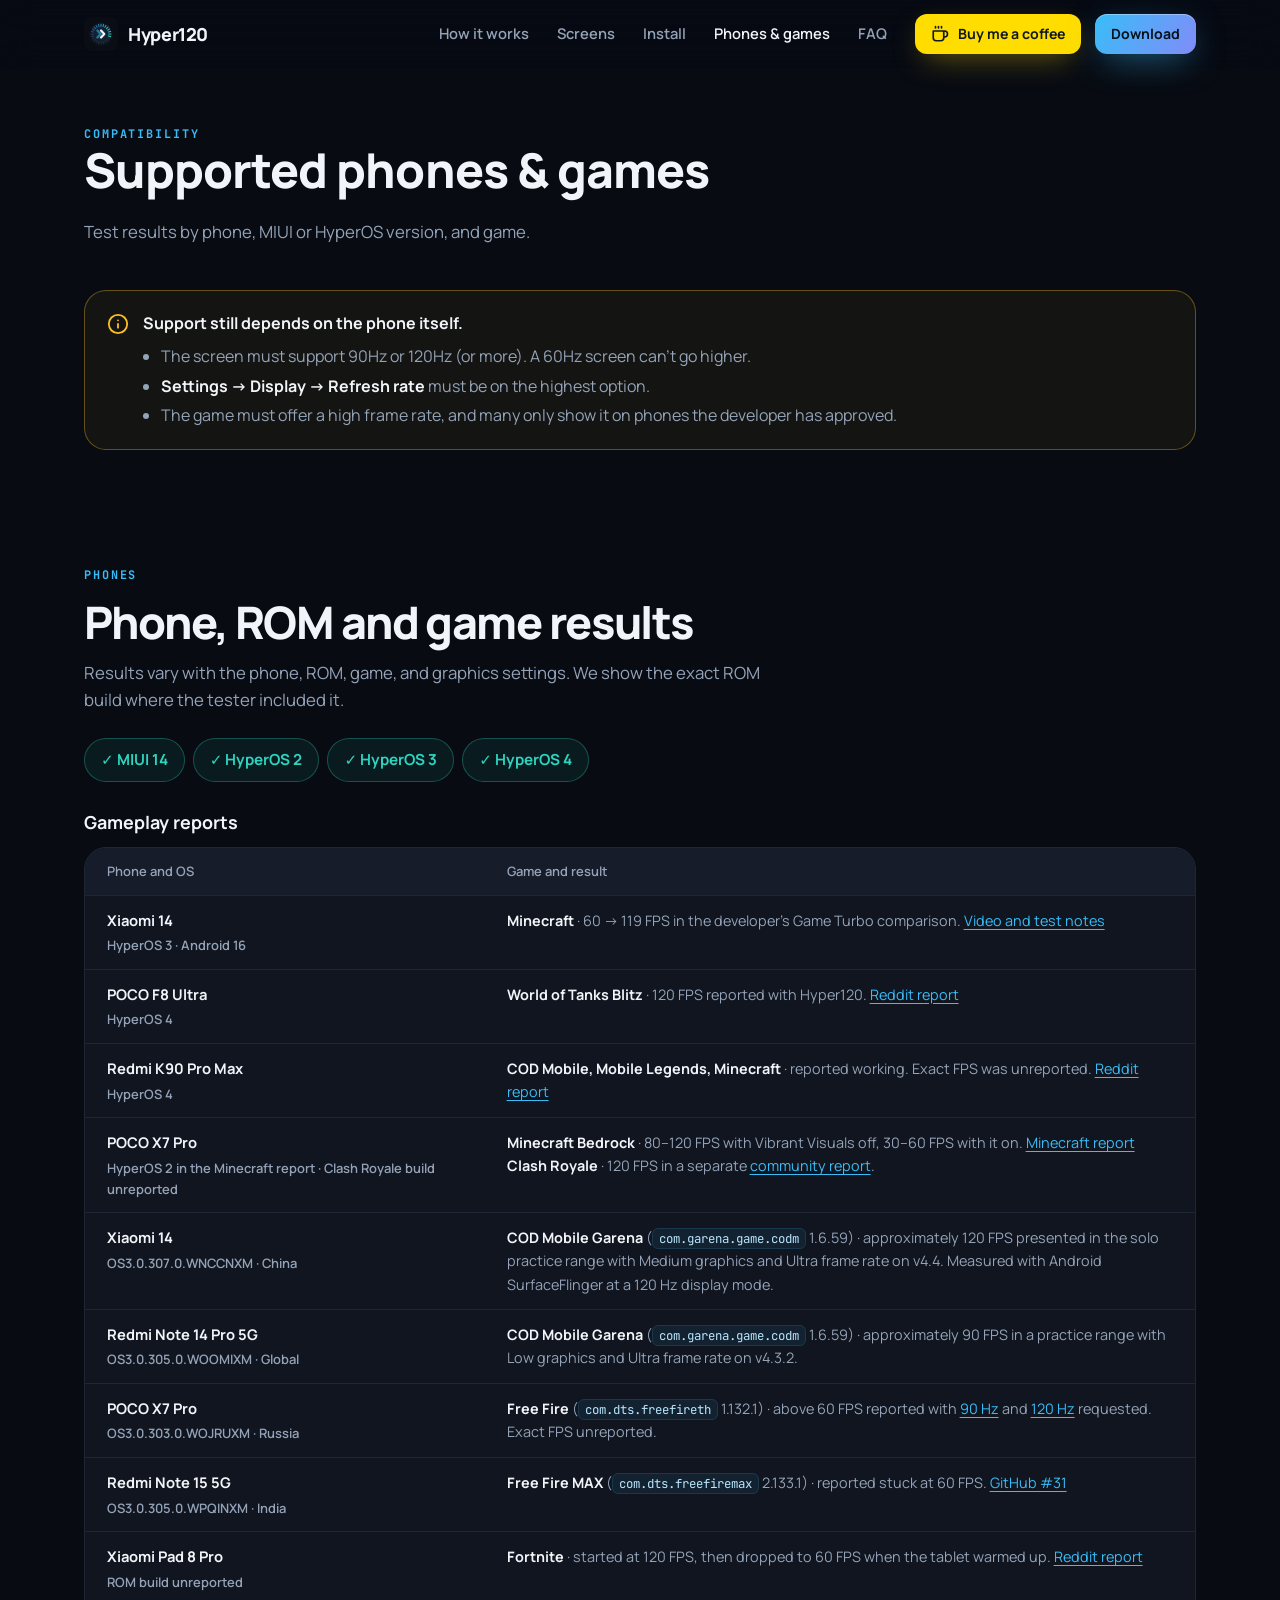
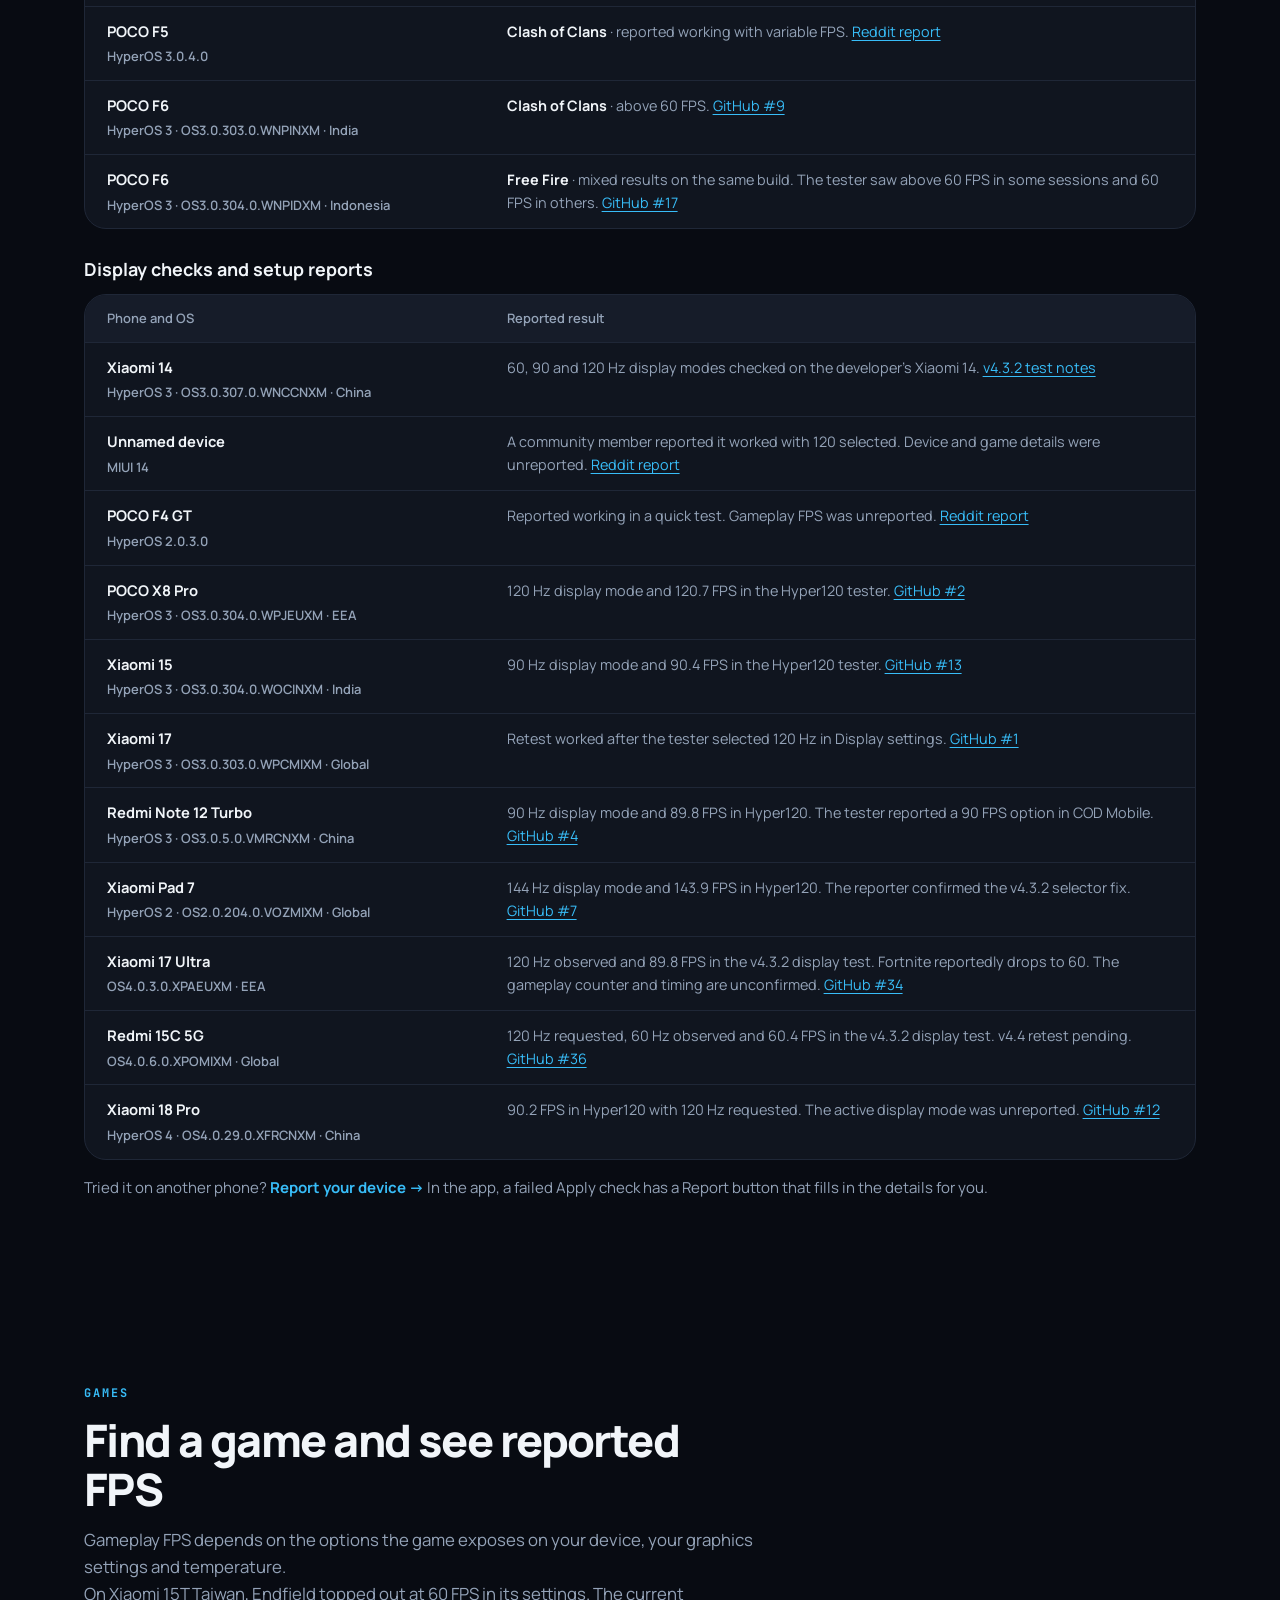
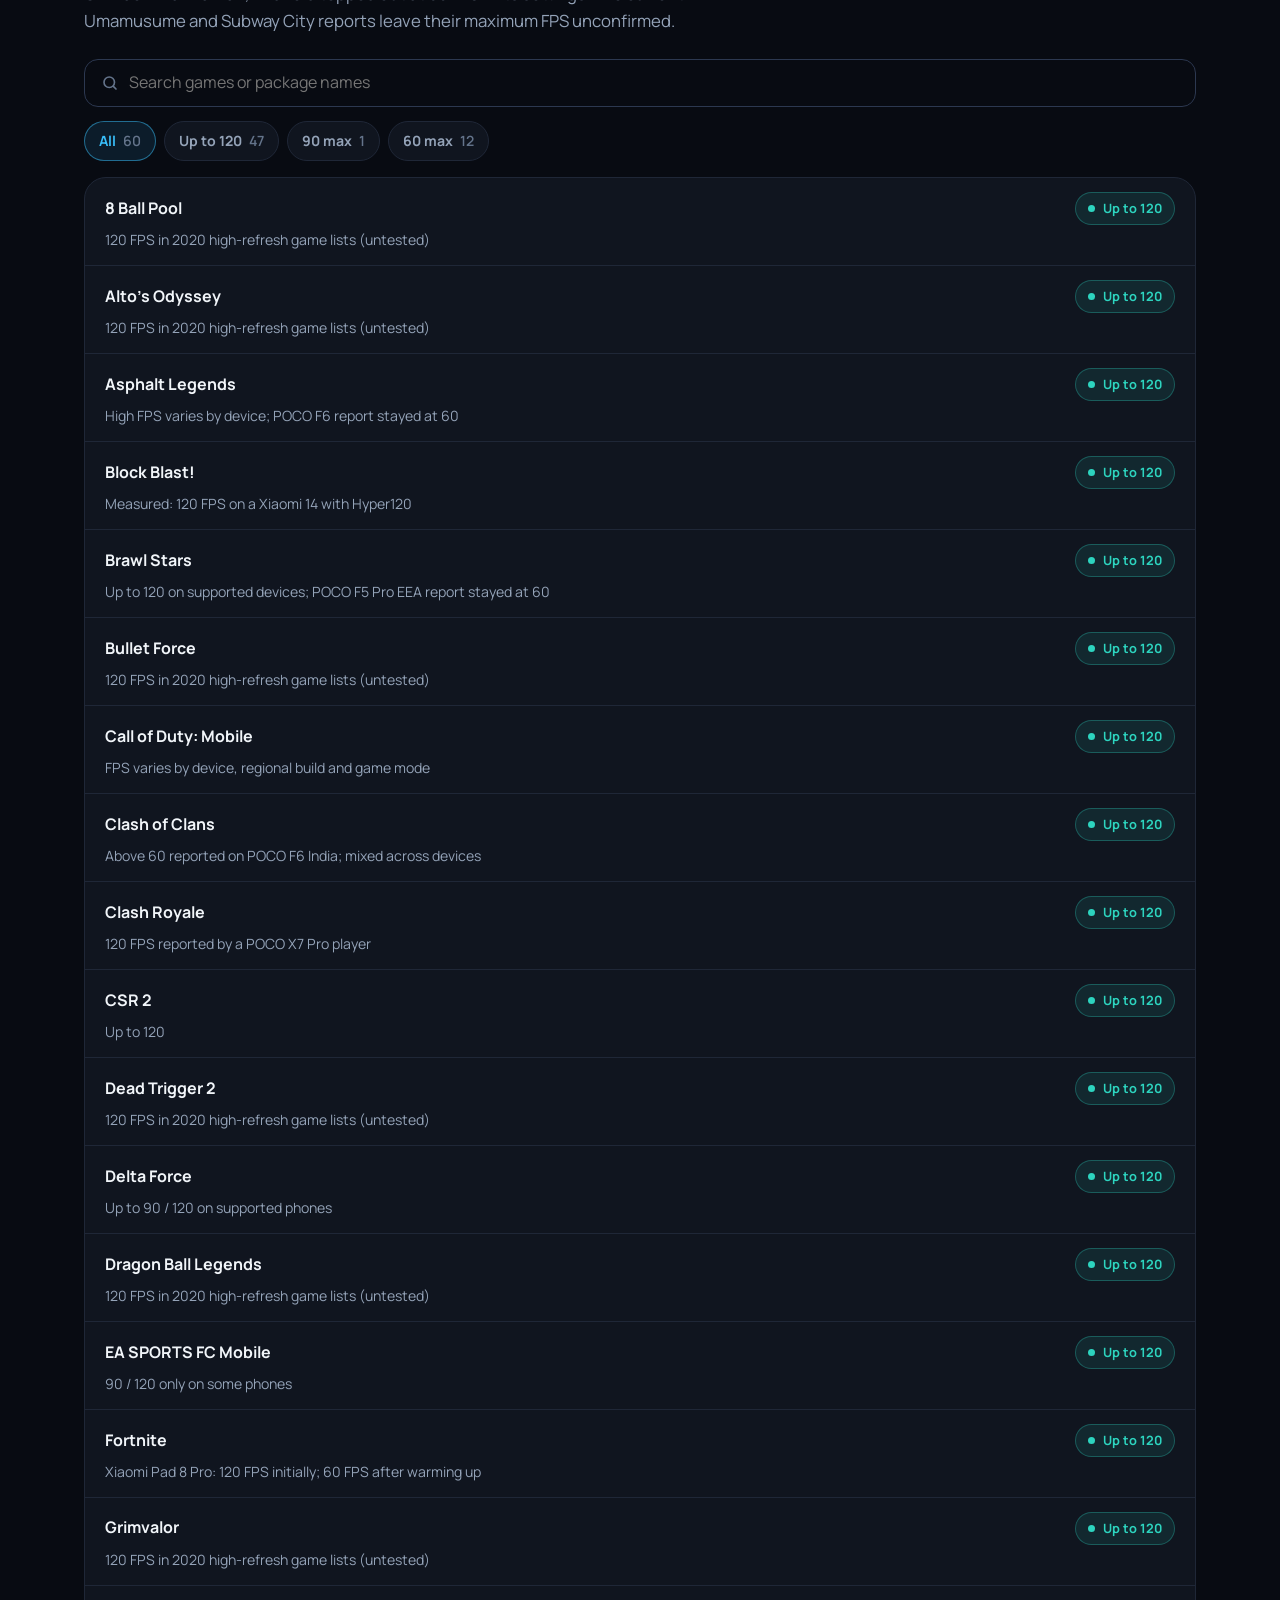
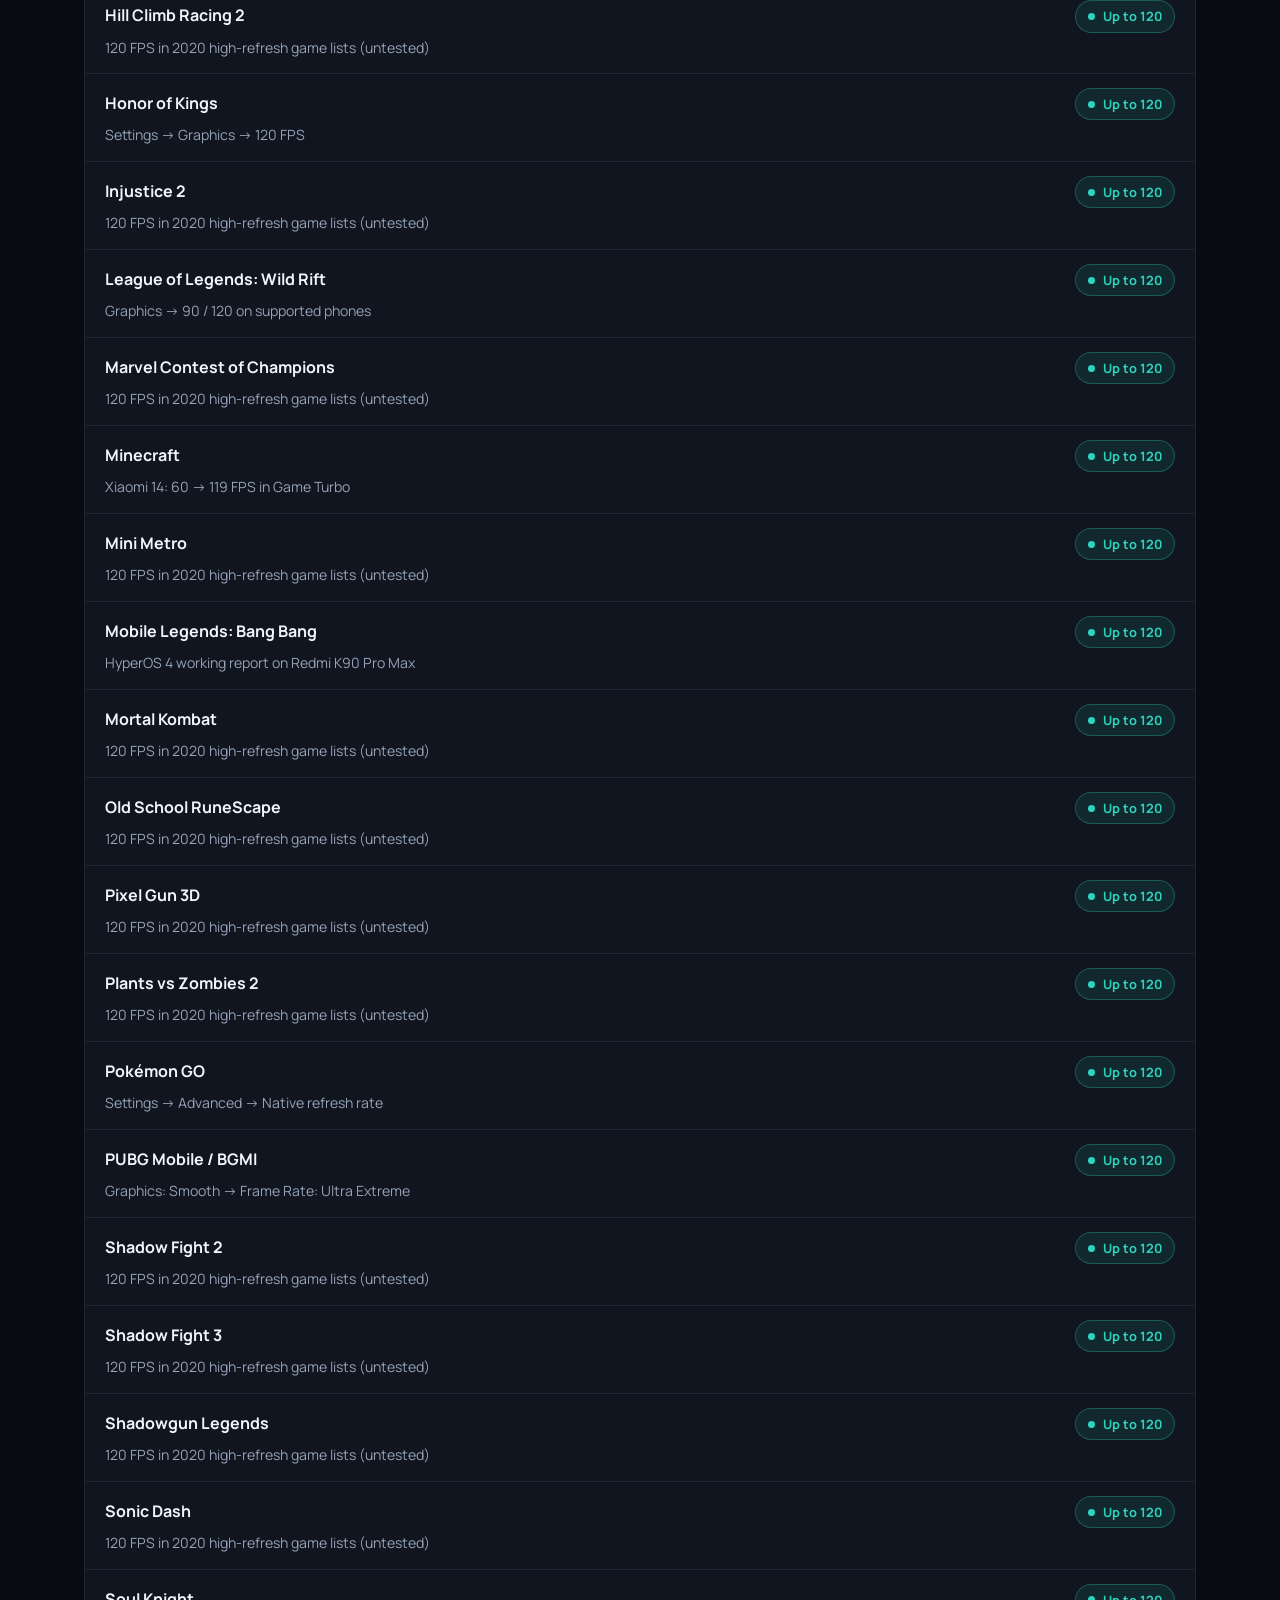
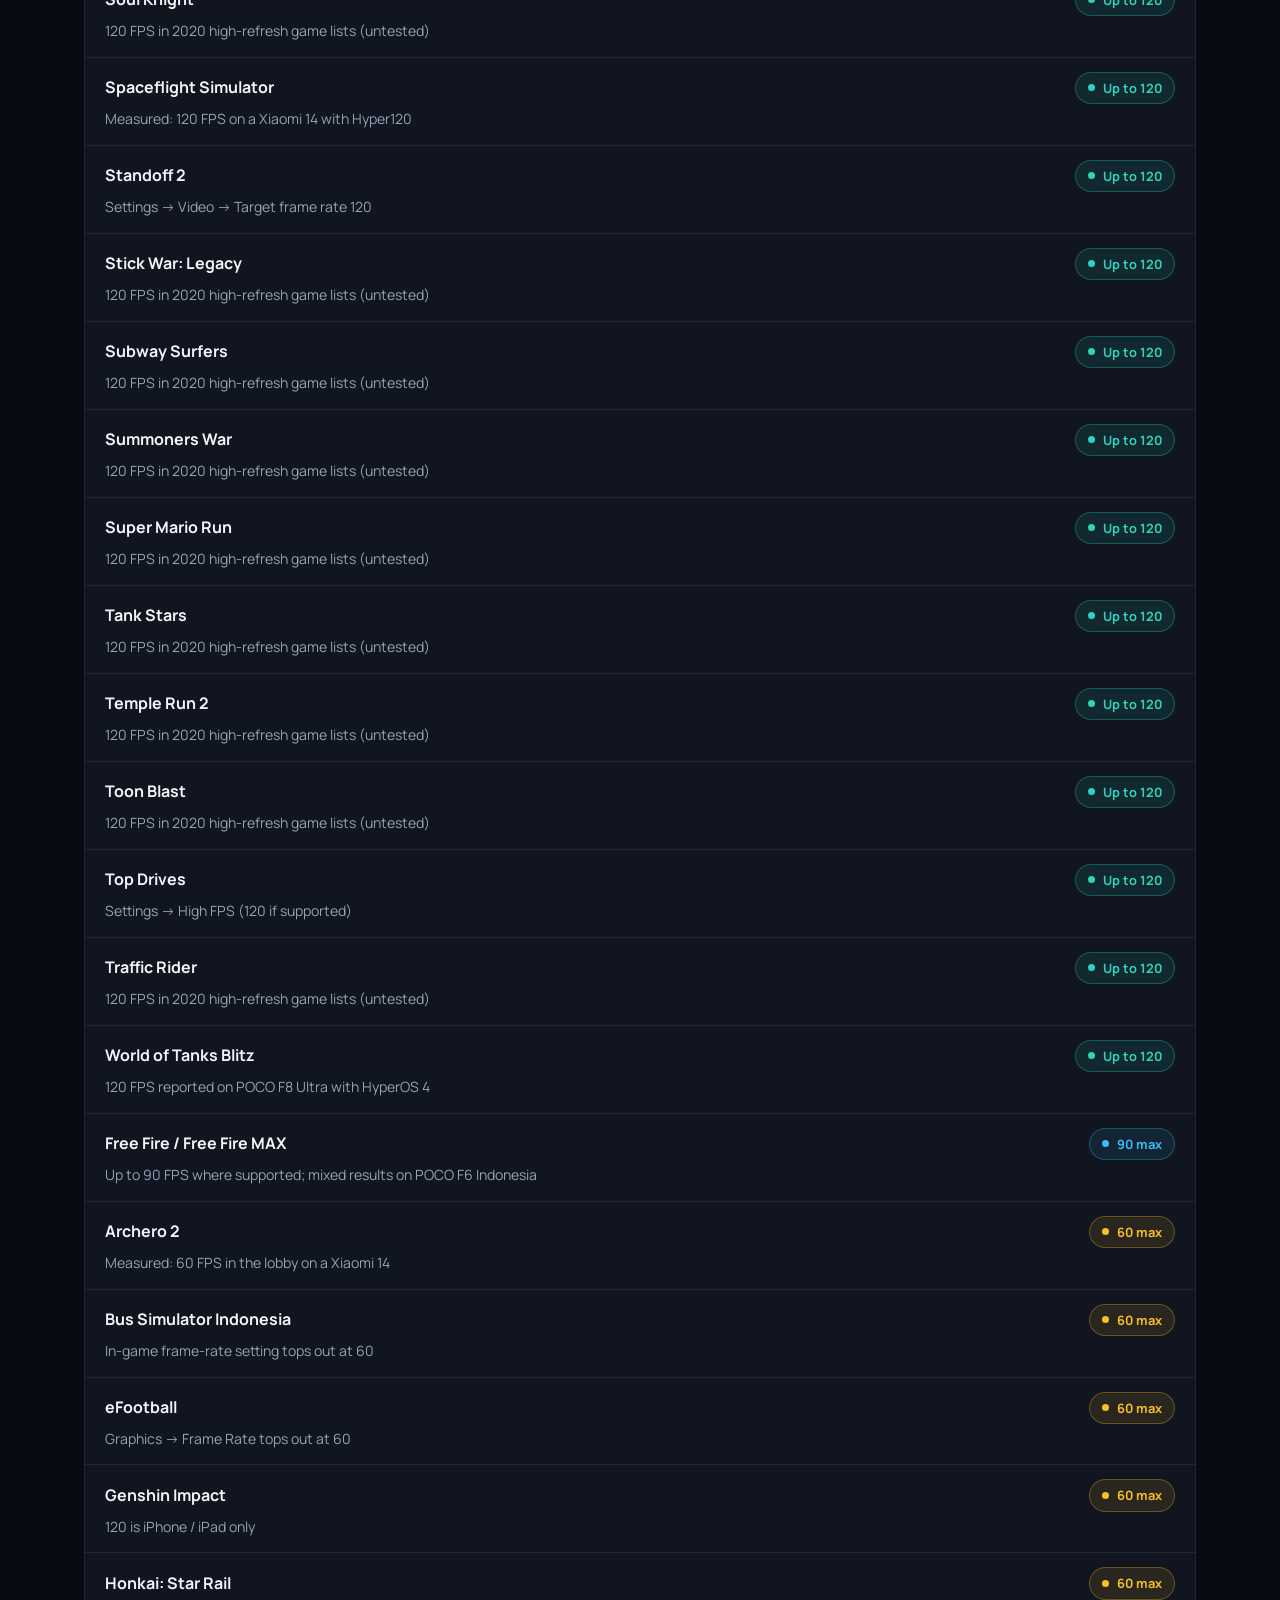
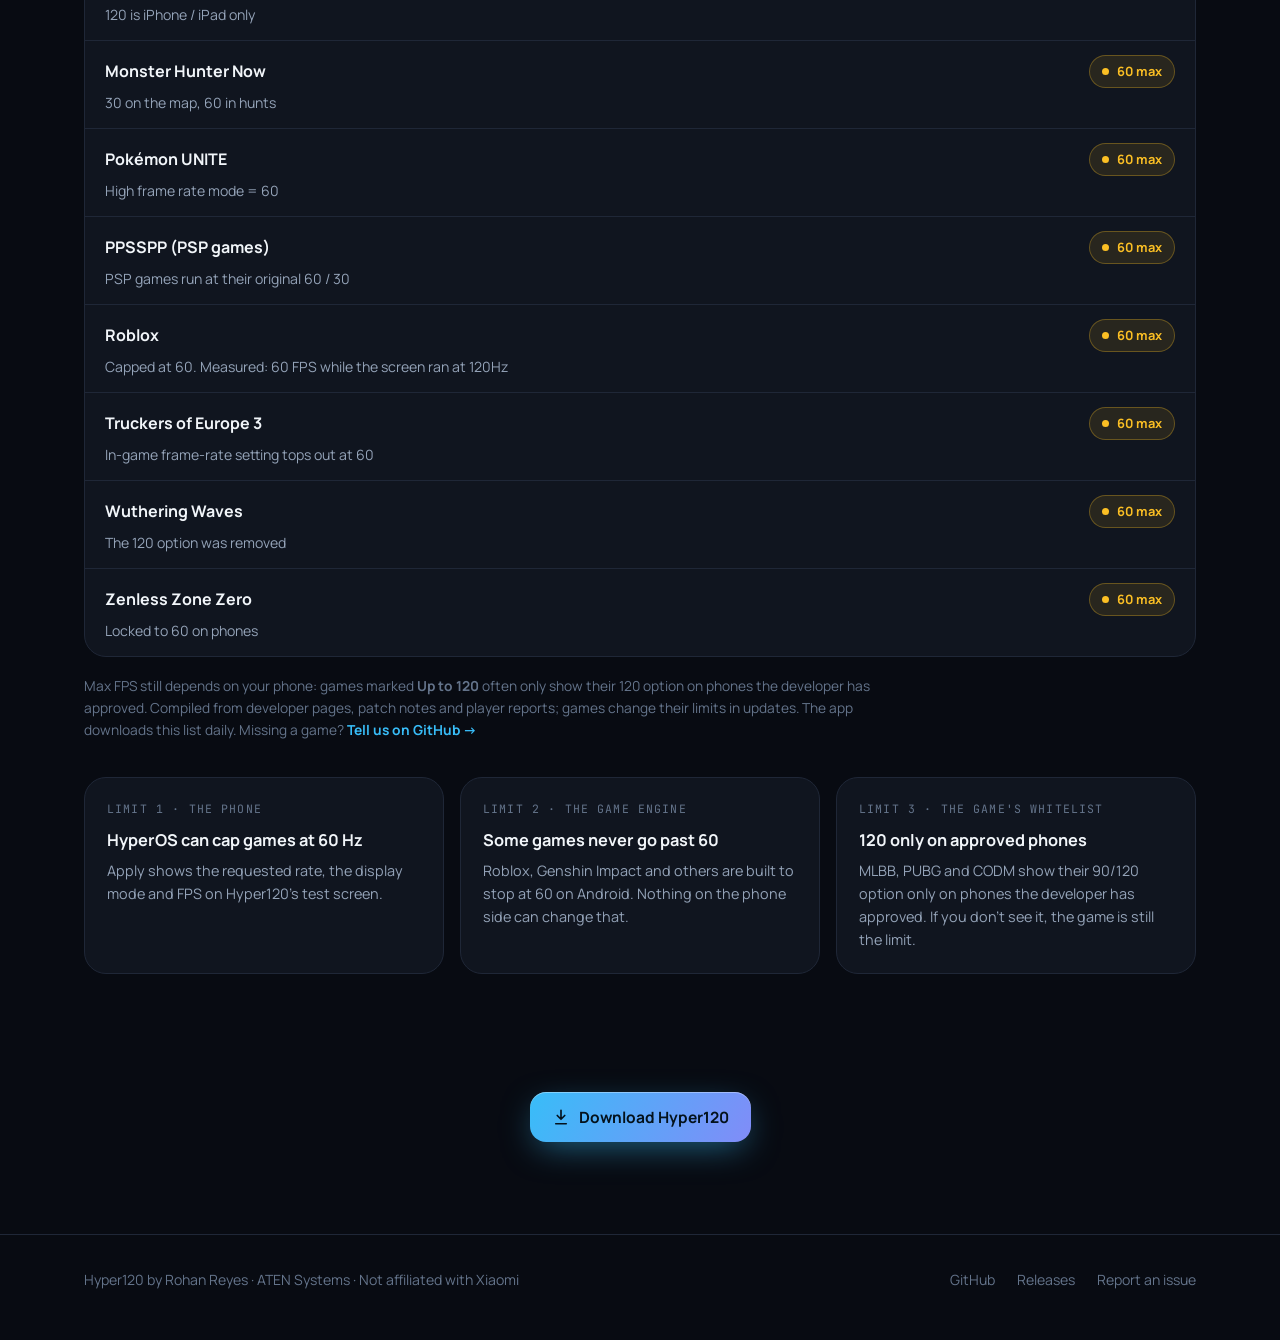
<file: web/supported.html>
<!DOCTYPE html>
<html lang="en">
<head>
  <meta charset="UTF-8" />
  <meta name="viewport" content="width=device-width, initial-scale=1.0" />
  <title>Supported phones &amp; games · Hyper120</title>
  <meta name="description" content="Phones and HyperOS / MIUI versions Hyper120 works on, and a searchable list of games with their max FPS." />
  <meta name="theme-color" content="#080B12" />
  <meta property="og:title" content="Hyper120 · 120Hz games on Xiaomi, no root" />
  <meta property="og:description" content="Unlock 90/120/144Hz in games on HyperOS & MIUI without root or a PC. Free and open source." />
  <meta property="og:image" content="https://hyper120.aten-systems.site/assets/banner.png" />
  <meta property="og:url" content="https://hyper120.aten-systems.site/supported.html" />
  <meta name="twitter:card" content="summary_large_image" />
  <link rel="icon" type="image/svg+xml" href="assets/icon.svg" />
  <link rel="apple-touch-icon" href="assets/icon-192.png" />
  <link rel="preconnect" href="https://fonts.googleapis.com" />
  <link rel="preconnect" href="https://fonts.gstatic.com" crossorigin />
  <link href="https://fonts.googleapis.com/css2?family=Manrope:wght@400;500;600;700;800&family=JetBrains+Mono:wght@400;500;700&display=swap" rel="stylesheet" />
  <link rel="stylesheet" href="assets/site.css?v=1" />
</head>
<body>
  <!-- line icons (same set as the app) -->
  <svg width="0" height="0" style="position:absolute" aria-hidden="true">
    <defs>
      <symbol id="i-zap" viewBox="0 0 24 24" fill="none" stroke="currentColor" stroke-width="2" stroke-linecap="round" stroke-linejoin="round"><path d="M13 2 3 14h9l-1 8 10-12h-9l1-8z"/></symbol>
      <symbol id="i-gamepad" viewBox="0 0 24 24" fill="none" stroke="currentColor" stroke-width="2" stroke-linecap="round" stroke-linejoin="round"><path d="M6 12h4M8 10v4M15 13h.01M18 11h.01"/><rect x="2" y="6" width="20" height="12" rx="4"/></symbol>
      <symbol id="i-gauge" viewBox="0 0 24 24" fill="none" stroke="currentColor" stroke-width="2" stroke-linecap="round" stroke-linejoin="round"><path d="m12 14 4-4M3.34 19a10 10 0 1 1 17.32 0"/></symbol>
      <symbol id="i-battery" viewBox="0 0 24 24" fill="none" stroke="currentColor" stroke-width="2" stroke-linecap="round" stroke-linejoin="round"><rect x="2" y="7" width="16" height="10" rx="2"/><path d="M22 11v2M6 11v2M10 11v2"/></symbol>
      <symbol id="i-tile" viewBox="0 0 24 24" fill="none" stroke="currentColor" stroke-width="2" stroke-linecap="round" stroke-linejoin="round"><rect x="3" y="3" width="7" height="7" rx="2"/><rect x="14" y="3" width="7" height="7" rx="2"/><rect x="3" y="14" width="7" height="7" rx="2"/><rect x="14" y="14" width="7" height="7" rx="2"/></symbol>
      <symbol id="i-flag" viewBox="0 0 24 24" fill="none" stroke="currentColor" stroke-width="2" stroke-linecap="round" stroke-linejoin="round"><path d="M4 15s1-1 4-1 5 2 8 2 4-1 4-1V3s-1 1-4 1-5-2-8-2-4 1-4 1zM4 22v-7"/></symbol>
      <symbol id="i-check" viewBox="0 0 24 24" fill="none" stroke="currentColor" stroke-width="2.4" stroke-linecap="round" stroke-linejoin="round"><path d="M20 6 9 17l-5-5"/></symbol>
      <symbol id="i-download" viewBox="0 0 24 24" fill="none" stroke="currentColor" stroke-width="2.2" stroke-linecap="round" stroke-linejoin="round"><path d="M12 3v12M7 10l5 5 5-5M5 21h14"/></symbol>
      <symbol id="i-code" viewBox="0 0 24 24" fill="none" stroke="currentColor" stroke-width="2.2" stroke-linecap="round" stroke-linejoin="round"><path d="m16 18 6-6-6-6M8 6l-6 6 6 6"/></symbol>
      <symbol id="i-coffee" viewBox="0 0 24 24" fill="none" stroke="currentColor" stroke-width="2.2" stroke-linecap="round" stroke-linejoin="round"><path d="M17 8h1a4 4 0 1 1 0 8h-1M3 8h14v9a4 4 0 0 1-4 4H7a4 4 0 0 1-4-4ZM6 2v2M10 2v2M14 2v2"/></symbol>
      <symbol id="i-search" viewBox="0 0 24 24" fill="none" stroke="currentColor" stroke-width="2.2" stroke-linecap="round" stroke-linejoin="round"><circle cx="11" cy="11" r="7"/><path d="m20 20-3.5-3.5"/></symbol>
      <symbol id="i-phone" viewBox="0 0 24 24" fill="none" stroke="currentColor" stroke-width="2" stroke-linecap="round" stroke-linejoin="round"><rect x="6" y="2" width="12" height="20" rx="3"/><path d="M11 18h2"/></symbol>
      <symbol id="i-info" viewBox="0 0 24 24" fill="none" stroke="currentColor" stroke-width="2" stroke-linecap="round" stroke-linejoin="round"><circle cx="12" cy="12" r="10"/><path d="M12 16v-4M12 8h.01"/></symbol>
    </defs>
  </svg>
  <header id="top">
    <div class="wrap nav">
      <a class="brand" href="index.html"><img src="assets/icon.svg" alt="" />Hyper120</a>
      <nav class="nav-links">
        <a href="index.html#how">How it works</a>
        <a href="index.html#screens">Screens</a>
        <a href="index.html#install">Install</a>
        <a href="supported.html" style="color:var(--text)">Phones &amp; games</a>
        <a href="index.html#faq">FAQ</a>
        <a class="btn btn-coffee btn-sm nav-coffee" href="https://buymeacoffee.com/rohan_reyes" target="_blank" rel="noopener" aria-label="Buy me a coffee"><svg><use href="#i-coffee"/></svg><span>Buy me a coffee</span></a>
        <a class="btn btn-primary btn-sm js-dl" href="/download?src=header" rel="noopener">Download</a>
      </nav>
    </div>
  </header>

  <main>
    <section style="padding-top:56px">
      <div class="wrap">
        <div class="head">
          <div class="overline">Compatibility</div>
          <h1 style="font-size:clamp(2rem,5vw,3rem);line-height:1.1;letter-spacing:-.02em">Supported phones &amp; games</h1>
          <p>Test results by phone, MIUI or HyperOS version, and game.</p>
        </div>

        <div class="card dep-note">
          <svg><use href="#i-info"/></svg>
          <div>
            <b>Support still depends on the phone itself.</b>
            <ul>
              <li>The screen must support 90Hz or 120Hz (or more). A 60Hz screen can't go higher.</li>
              <li><b>Settings → Display → Refresh rate</b> must be on the highest option.</li>
              <li>The game must offer a high frame rate, and many only show it on phones the developer has approved.</li>
            </ul>
          </div>
        </div>
      </div>
    </section>

    <!-- PHONES -->
    <section id="phones" style="padding-top:24px">
      <div class="wrap">
        <div class="head" style="margin-bottom:24px">
          <div class="overline">Phones</div>
          <h2>Phone, ROM and game results</h2>
          <p>Results vary with the phone, ROM, game, and graphics settings. We show the exact ROM build where the tester included it.</p>
        </div>
        <div class="rom-strip rom-big">
          <span>MIUI 14</span><span>HyperOS 2</span><span>HyperOS 3</span><span>HyperOS 4</span>
        </div>
        <h3 id="gameplay-reports" class="report-title">Gameplay reports</h3>
        <div class="card report-panel">
          <table class="report-table" aria-labelledby="gameplay-reports">
            <thead><tr><th scope="col">Phone and OS</th><th scope="col">Game and result</th></tr></thead>
            <tbody>
              <tr><th scope="row">Xiaomi 14 <small>HyperOS 3 · Android 16</small></th><td><b>Minecraft</b> · 60 → 119 FPS in the developer’s Game Turbo comparison. <a href="https://www.reddit.com/r/PocoPhones/comments/1xyddvf/hyperos_locks_your_games_to_60_fps_hyper120_v42/">Video and test notes</a></td></tr>
              <tr><th scope="row">POCO F8 Ultra <small>HyperOS 4</small></th><td><b>World of Tanks Blitz</b> · 120 FPS reported with Hyper120. <a href="https://www.reddit.com/r/PocoPhones/comments/1xyddvf/comment/19sreymz8ax28/">Reddit report</a></td></tr>
              <tr><th scope="row">Redmi K90 Pro Max <small>HyperOS 4</small></th><td><b>COD Mobile, Mobile Legends, Minecraft</b> · reported working. Exact FPS was unreported. <a href="https://www.reddit.com/r/PocoPhones/comments/1xyddvf/comment/19ssd2hhc1jok/">Reddit report</a></td></tr>
              <tr><th scope="row">POCO X7 Pro <small>HyperOS 2 in the Minecraft report · Clash Royale build unreported</small></th><td><b>Minecraft Bedrock</b> · 80–120 FPS with Vibrant Visuals off, 30–60 FPS with it on. <a href="https://www.reddit.com/r/PocoPhones/comments/1xyddvf/comment/19sruwmfauns3/">Minecraft report</a><br /><b>Clash Royale</b> · 120 FPS in a separate <a href="https://www.reddit.com/r/PocoPhones/comments/1xyddvf/comment/19swovz5cd80x/">community report</a>.</td></tr>
              <tr><th scope="row">Xiaomi 14 <small>OS3.0.307.0.WNCCNXM · China</small></th><td><b>COD Mobile Garena</b> (<code>com.garena.game.codm</code> 1.6.59) · approximately 120 FPS presented in the solo practice range with Medium graphics and Ultra frame rate on v4.4. Measured with Android SurfaceFlinger at a 120 Hz display mode.</td></tr>
              <tr><th scope="row">Redmi Note 14 Pro 5G <small>OS3.0.305.0.WOOMIXM · Global</small></th><td><b>COD Mobile Garena</b> (<code>com.garena.game.codm</code> 1.6.59) · approximately 90 FPS in a practice range with Low graphics and Ultra frame rate on v4.3.2.</td></tr>
              <tr><th scope="row">POCO X7 Pro <small>OS3.0.303.0.WOJRUXM · Russia</small></th><td><b>Free Fire</b> (<code>com.dts.freefireth</code> 1.132.1) · above 60 FPS reported with <a href="https://github.com/Rohan-Reyes/Hyper120/issues/30">90 Hz</a> and <a href="https://github.com/Rohan-Reyes/Hyper120/issues/33">120 Hz</a> requested. Exact FPS unreported.</td></tr>
              <tr><th scope="row">Redmi Note 15 5G <small>OS3.0.305.0.WPQINXM · India</small></th><td><b>Free Fire MAX</b> (<code>com.dts.freefiremax</code> 2.133.1) · reported stuck at 60 FPS. <a href="https://github.com/Rohan-Reyes/Hyper120/issues/31">GitHub #31</a></td></tr>
              <tr><th scope="row">Xiaomi Pad 8 Pro <small>ROM build unreported</small></th><td><b>Fortnite</b> · started at 120 FPS, then dropped to 60 FPS when the tablet warmed up. <a href="https://www.reddit.com/r/PocoPhones/comments/1xyddvf/comment/19ste7k5b1dk4/">Reddit report</a></td></tr>
              <tr><th scope="row">POCO F5 <small>HyperOS 3.0.4.0</small></th><td><b>Clash of Clans</b> · reported working with variable FPS. <a href="https://www.reddit.com/r/PocoPhones/comments/1xyddvf/comment/19srjsuga9e5f/">Reddit report</a></td></tr>
              <tr><th scope="row">POCO F6 <small>HyperOS 3 · OS3.0.303.0.WNPINXM · India</small></th><td><b>Clash of Clans</b> · above 60 FPS. <a href="https://github.com/Rohan-Reyes/Hyper120/issues/9">GitHub #9</a></td></tr>
              <tr><th scope="row">POCO F6 <small>HyperOS 3 · OS3.0.304.0.WNPIDXM · Indonesia</small></th><td><b>Free Fire</b> · mixed results on the same build. The tester saw above 60 FPS in some sessions and 60 FPS in others. <a href="https://github.com/Rohan-Reyes/Hyper120/issues/17">GitHub #17</a></td></tr>
            </tbody>
          </table>
        </div>

        <h3 id="display-reports" class="report-title">Display checks and setup reports</h3>
        <div class="card report-panel">
          <table class="report-table" aria-labelledby="display-reports">
            <thead><tr><th scope="col">Phone and OS</th><th scope="col">Reported result</th></tr></thead>
            <tbody>
              <tr><th scope="row">Xiaomi 14 <small>HyperOS 3 · OS3.0.307.0.WNCCNXM · China</small></th><td>60, 90 and 120 Hz display modes checked on the developer’s Xiaomi 14. <a href="https://github.com/Rohan-Reyes/Hyper120/releases/tag/v4.3.2">v4.3.2 test notes</a></td></tr>
              <tr><th scope="row">Unnamed device <small>MIUI 14</small></th><td>A community member reported it worked with 120 selected. Device and game details were unreported. <a href="https://www.reddit.com/r/PocoPhones/comments/1xyddvf/comment/19srqnq8o2481/">Reddit report</a></td></tr>
              <tr><th scope="row">POCO F4 GT <small>HyperOS 2.0.3.0</small></th><td>Reported working in a quick test. Gameplay FPS was unreported. <a href="https://www.reddit.com/r/PocoPhones/comments/1xyddvf/comment/19ssawpry2m05/">Reddit report</a></td></tr>
              <tr><th scope="row">POCO X8 Pro <small>HyperOS 3 · OS3.0.304.0.WPJEUXM · EEA</small></th><td>120 Hz display mode and 120.7 FPS in the Hyper120 tester. <a href="https://github.com/Rohan-Reyes/Hyper120/issues/2">GitHub #2</a></td></tr>
              <tr><th scope="row">Xiaomi 15 <small>HyperOS 3 · OS3.0.304.0.WOCINXM · India</small></th><td>90 Hz display mode and 90.4 FPS in the Hyper120 tester. <a href="https://github.com/Rohan-Reyes/Hyper120/issues/13">GitHub #13</a></td></tr>
              <tr><th scope="row">Xiaomi 17 <small>HyperOS 3 · OS3.0.303.0.WPCMIXM · Global</small></th><td>Retest worked after the tester selected 120 Hz in Display settings. <a href="https://github.com/Rohan-Reyes/Hyper120/issues/1">GitHub #1</a></td></tr>
              <tr><th scope="row">Redmi Note 12 Turbo <small>HyperOS 3 · OS3.0.5.0.VMRCNXM · China</small></th><td>90 Hz display mode and 89.8 FPS in Hyper120. The tester reported a 90 FPS option in COD Mobile. <a href="https://github.com/Rohan-Reyes/Hyper120/issues/4">GitHub #4</a></td></tr>
              <tr><th scope="row">Xiaomi Pad 7 <small>HyperOS 2 · OS2.0.204.0.VOZMIXM · Global</small></th><td>144 Hz display mode and 143.9 FPS in Hyper120. The reporter confirmed the v4.3.2 selector fix. <a href="https://github.com/Rohan-Reyes/Hyper120/issues/7">GitHub #7</a></td></tr>
              <tr><th scope="row">Xiaomi 17 Ultra <small>OS4.0.3.0.XPAEUXM · EEA</small></th><td>120 Hz observed and 89.8 FPS in the v4.3.2 display test. Fortnite reportedly drops to 60. The gameplay counter and timing are unconfirmed. <a href="https://github.com/Rohan-Reyes/Hyper120/issues/34">GitHub #34</a></td></tr>
              <tr><th scope="row">Redmi 15C 5G <small>OS4.0.6.0.XPOMIXM · Global</small></th><td>120 Hz requested, 60 Hz observed and 60.4 FPS in the v4.3.2 display test. v4.4 retest pending. <a href="https://github.com/Rohan-Reyes/Hyper120/issues/36">GitHub #36</a></td></tr>
              <tr><th scope="row">Xiaomi 18 Pro <small>HyperOS 4 · OS4.0.29.0.XFRCNXM · China</small></th><td>90.2 FPS in Hyper120 with 120 Hz requested. The active display mode was unreported. <a href="https://github.com/Rohan-Reyes/Hyper120/issues/12">GitHub #12</a></td></tr>
            </tbody>
          </table>
        </div>
        <p style="margin-top:16px;color:var(--muted);font-size:.94rem">Tried it on another phone? <a href="https://github.com/Rohan-Reyes/Hyper120/issues/new/choose" target="_blank" rel="noopener" style="color:var(--sky);font-weight:700">Report your device →</a> In the app, a failed Apply check has a Report button that fills in the details for you.</p>
      </div>
    </section>

    <!-- GAMES -->
    <section id="games">
      <div class="wrap">
        <div class="head" style="margin-bottom:24px">
          <div class="overline">Games</div>
          <h2>Find a game and see reported FPS</h2>
          <p>Gameplay FPS depends on the options the game exposes on your device, your graphics settings and temperature.</p>
          <p>On Xiaomi 15T Taiwan, <a href="https://github.com/Rohan-Reyes/Hyper120/issues/6">Endfield</a> topped out at 60 FPS in its settings. The current <a href="https://github.com/Rohan-Reyes/Hyper120/issues/5">Umamusume</a> and <a href="https://github.com/Rohan-Reyes/Hyper120/issues/8">Subway City</a> reports leave their maximum FPS unconfirmed.</p>
        </div>

        <div class="games-tools">
          <label class="search"><svg><use href="#i-search"/></svg><input id="q" type="search" placeholder="Search games or package names" autocomplete="off" /></label>
          <div class="chips" id="chips">
            <button class="on" data-cap="0">All <span></span></button>
            <button data-cap="120">Up to 120 <span></span></button>
            <button data-cap="90">90 max <span></span></button>
            <button data-cap="60">60 max <span></span></button>
          </div>
        </div>
        <div class="card glist" id="glist"><p class="gempty">Loading the game list…</p></div>
        <p class="games-foot">Max FPS still depends on your phone: games marked <b>Up to 120</b> often only show their 120 option on phones the developer has approved. Compiled from developer pages, patch notes and player reports; games change their limits in updates. The app downloads this list daily. Missing a game? <a href="https://github.com/Rohan-Reyes/Hyper120/issues/new/choose" target="_blank" rel="noopener" style="color:var(--sky);font-weight:700">Tell us on GitHub →</a></p>

        <div class="explain" style="margin-top:36px">
          <div class="card"><div class="k">LIMIT 1 · THE PHONE</div><h3>HyperOS can cap games at 60 Hz</h3><p>Apply shows the requested rate, the display mode and FPS on Hyper120’s test screen.</p></div>
          <div class="card"><div class="k">LIMIT 2 · THE GAME ENGINE</div><h3>Some games never go past 60</h3><p>Roblox, Genshin Impact and others are built to stop at 60 on Android. Nothing on the phone side can change that.</p></div>
          <div class="card"><div class="k">LIMIT 3 · THE GAME'S WHITELIST</div><h3>120 only on approved phones</h3><p>MLBB, PUBG and CODM show their 90/120 option only on phones the developer has approved. If you don't see it, the game is still the limit.</p></div>
        </div>
      </div>
    </section>

    <section style="padding-top:10px">
      <div class="wrap" style="text-align:center">
        <a class="btn btn-primary" href="/download?src=supported"><svg><use href="#i-download"/></svg>Download Hyper120</a>
      </div>
    </section>
  </main>

  <footer>
    <div class="wrap foot">
      <div>Hyper120 by Rohan Reyes · <a href="https://aten-systems.site" target="_blank" rel="noopener">ATEN Systems</a> · Not affiliated with Xiaomi</div>
      <nav>
        <a href="https://github.com/Rohan-Reyes/Hyper120" target="_blank" rel="noopener">GitHub</a>
        <a href="https://github.com/Rohan-Reyes/Hyper120/releases" target="_blank" rel="noopener">Releases</a>
        <a href="https://github.com/Rohan-Reyes/Hyper120/issues/new/choose" target="_blank" rel="noopener">Report an issue</a>
      </nav>
    </div>
  </footer>

  <style>
    .report-title { margin: 26px 0 10px; font-size: 1.12rem; }
    .report-panel { overflow: hidden; }
    .report-table { width: 100%; border-collapse: collapse; text-align: start; }
    .report-table tr + tr, .report-table tbody { border-top: 1px solid var(--line); }
    .report-table th, .report-table td { padding: 13px clamp(10px, 2vw, 22px); text-align: start; vertical-align: top; overflow-wrap: anywhere; }
    .report-table thead { background: var(--surface-2); }
    .report-table thead th, .report-table small { color: var(--muted); font-size: .81rem; font-weight: 600; }
    .report-table tbody th { width: 36%; font-size: .92rem; }
    .report-table small { display: block; margin-top: 3px; }
    .report-table td { color: var(--muted); font-size: .9rem; }
    .report-table td b { color: var(--text); }
    .report-table a { color: var(--sky); text-decoration: underline; text-underline-offset: 3px; }
    .dep-note { display: flex; gap: 14px; padding: 20px 22px; border-color: rgba(251,191,36,.35); background: rgba(251,191,36,.05); }
    .dep-note > svg { width: 22px; height: 22px; color: var(--amber); flex: none; margin-top: 2px; }
    .dep-note b { color: var(--text); }
    .dep-note ul { margin: 8px 0 0 18px; color: var(--muted); display: grid; gap: 4px; }
    .rom-big span { font-size: .95rem; padding: 9px 16px; }
    .games-tools { display: grid; gap: 14px; margin-bottom: 16px; }
    .chips { display: flex; flex-wrap: wrap; gap: 8px; }
    .chips button { font: inherit; font-size: .88rem; font-weight: 700; padding: 8px 14px; border-radius: 999px; cursor: pointer; color: var(--muted); background: var(--surface); border: 1px solid var(--line); }
    .chips button span { color: var(--dim); font-weight: 600; margin-left: 4px; }
    .chips button.on { color: var(--sky); border-color: rgba(56,189,248,.5); background: rgba(56,189,248,.1); }
    .glist { overflow: hidden; }
    .grow { display: grid; grid-template-columns: 1fr auto; gap: 4px 14px; align-items: center; padding: 14px 20px; border-bottom: 1px solid var(--line); cursor: pointer; }
    .grow:last-child { border-bottom: 0; }
    .grow:hover { background: var(--surface-2); }
    .grow b { font-size: 1rem; }
    .grow .short { grid-column: 1 / -1; color: var(--muted); font-size: .88rem; }
    .grow .tip { grid-column: 1 / -1; display: none; color: var(--text); font-size: .88rem; background: var(--surface-2); border: 1px solid var(--line); border-radius: 12px; padding: 10px 12px; margin-top: 6px; }
    .grow.open .tip { display: block; }
    .grow .pill { white-space: nowrap; }
    .gempty { padding: 22px; color: var(--muted); }
    mark { background: rgba(56,189,248,.25); color: inherit; border-radius: 3px; }
  </style>
  <script>
    (function games() {
      const q = document.getElementById('q'), list = document.getElementById('glist'), chips = document.getElementById('chips');
      const label = { 120: ['p-ok', 'Up to 120'], 90: ['p-maybe', '90 max'], 60: ['p-amb', '60 max'] };
      let games = [], cap = 0;
      const esc = t => String(t).replace(/[&<>"]/g, c => ({ '&': '&amp;', '<': '&lt;', '>': '&gt;', '"': '&quot;' }[c]));
      const hl = (t, s) => { const e = esc(t); if (!s) return e; const i = t.toLowerCase().indexOf(s); return i < 0 ? e : esc(t.slice(0, i)) + '<mark>' + esc(t.slice(i, i + s.length)) + '</mark>' + esc(t.slice(i + s.length)); };
      function draw() {
        const s = q.value.trim().toLowerCase();
        const match = g => !s || g.name.toLowerCase().includes(s) || g.packages.some(p => p.toLowerCase().includes(s));
        [...chips.children].forEach(b => { const c = +b.dataset.cap; b.querySelector('span').textContent = games.filter(g => match(g) && (!c || g.cap === c)).length; });
        const shown = games.filter(g => match(g) && (!cap || g.cap === cap)).sort((a, b) => b.cap - a.cap || a.name.localeCompare(b.name));
        list.innerHTML = shown.length ? shown.map(g => `<div class="grow"><b>${hl(g.name, s)}</b><span class="pill ${label[g.cap][0]}"><i></i>${label[g.cap][1]}</span><span class="short">${esc(g.short)}</span><span class="tip">${esc(g.tip)}</span></div>`).join('')
          : `<p class="gempty">No game matches "${esc(q.value)}". It may not be tested yet: if it has a 90/120 FPS option in its settings, Hyper120 lets it reach that. <a href="https://github.com/Rohan-Reyes/Hyper120/issues/new/choose" target="_blank" rel="noopener" style="color:var(--sky);font-weight:700">Tell us how it runs →</a></p>`;
        const url = new URL(location.href); s ? url.searchParams.set('q', q.value.trim()) : url.searchParams.delete('q'); history.replaceState(null, '', url);
      }
      list.addEventListener('click', e => { const r = e.target.closest('.grow'); if (r) r.classList.toggle('open'); });
      chips.addEventListener('click', e => { const b = e.target.closest('button'); if (!b) return; cap = +b.dataset.cap; [...chips.children].forEach(x => x.classList.toggle('on', x === b)); draw(); });
      q.addEventListener('input', draw);
      q.value = new URLSearchParams(location.search).get('q') || '';
      fetch('games.json', { cache: 'no-cache' }).then(r => r.json()).then(d => { games = d.games; draw(); })
        .catch(() => { list.innerHTML = '<p class="gempty">Couldn\'t load the game list. Try again in a moment.</p>'; });
    })();
  </script>
</body>
</html>
</file>
<file: web/assets/site.css>
/* Shared styles for index.html and supported.html */
:root {
  color-scheme: dark;
  --bg: #080b12;
  --bg-2: #0c1019;
  --surface: #10151f;
  --surface-2: #161c29;
  --line: #1f2737;
  --line-hi: #2c3850;
  --text: #f1f5f9;
  --muted: #94a3b8;
  --dim: #64748b;
  --sky: #38bdf8;
  --indigo: #818cf8;
  --violet: #6366f1;
  --teal: #2dd4bf;
  --amber: #fbbf24;
  --red: #f87171;
  --radius: 22px;
  --mono: 'JetBrains Mono', ui-monospace, monospace;
  --sans: 'Manrope', system-ui, -apple-system, 'Segoe UI', sans-serif;
}
* { box-sizing: border-box; margin: 0; padding: 0; }
html { scroll-behavior: smooth; }
body {
  font-family: var(--sans);
  background: var(--bg);
  color: var(--text);
  line-height: 1.6;
  -webkit-font-smoothing: antialiased;
  overflow-x: hidden;
}
a { color: inherit; text-decoration: none; }
img { display: block; max-width: 100%; }
.wrap { width: 100%; max-width: 1160px; margin: 0 auto; padding: 0 24px; }
.mono { font-family: var(--mono); }
code, .code {
  font-family: var(--mono); font-size: 0.86em; color: #bae6fd;
  background: rgba(56, 189, 248, 0.08); border: 1px solid rgba(56, 189, 248, 0.14);
  padding: 1px 6px; border-radius: 6px;
}
.overline {
  font-family: var(--mono); font-size: 0.74rem; font-weight: 700; letter-spacing: 0.16em;
  text-transform: uppercase; color: var(--sky);
}

/* ---------- nav ---------- */
header {
  position: sticky; top: 0; z-index: 50;
  background: rgba(8, 11, 18, 0.72); backdrop-filter: blur(18px) saturate(1.4);
  border-bottom: 1px solid transparent; transition: border-color .2s;
}
header.scrolled { border-bottom-color: var(--line); }
.nav { display: flex; align-items: center; justify-content: space-between; height: 68px; gap: 16px; }
.brand { display: flex; align-items: center; gap: 10px; font-weight: 800; font-size: 1.12rem; letter-spacing: -0.02em; }
.brand img { width: 34px; height: 34px; }
.nav-links { display: flex; align-items: center; gap: 28px; font-size: 0.92rem; font-weight: 600; color: var(--muted); }
.nav-links a:hover { color: var(--text); }
.btn {
  display: inline-flex; align-items: center; justify-content: center; gap: 9px;
  height: 50px; padding: 0 22px; border-radius: 16px; font-weight: 700; font-size: 0.97rem;
  transition: transform .15s ease, box-shadow .2s ease, background .2s, border-color .2s; white-space: nowrap;
}
.btn svg { width: 18px; height: 18px; flex: none; }
.btn:active { transform: scale(0.97); }
.btn-primary {
  background: linear-gradient(120deg, var(--sky), var(--indigo)); color: #04121c;
  box-shadow: 0 10px 34px -8px rgba(56, 189, 248, 0.55), inset 0 1px 0 rgba(255,255,255,.35);
}
.btn-primary:hover { box-shadow: 0 14px 44px -8px rgba(56, 189, 248, 0.75), inset 0 1px 0 rgba(255,255,255,.35); }
.btn-ghost { background: var(--surface); border: 1px solid var(--line-hi); color: var(--text); }
.btn-ghost:hover { border-color: #3d4b68; background: var(--surface-2); }
.btn-sm { height: 40px; padding: 0 16px; border-radius: 12px; font-size: 0.88rem; }

/* ---------- hero ---------- */
.hero { position: relative; padding: 72px 0 40px; }
.hero::before {
  content: ""; position: absolute; inset: -120px 0 auto 0; height: 760px; pointer-events: none; z-index: -1;
  background:
    radial-gradient(520px 380px at 72% 38%, rgba(56,189,248,.20), transparent 70%),
    radial-gradient(460px 360px at 92% 70%, rgba(45,212,191,.10), transparent 70%),
    radial-gradient(600px 420px at 8% 10%, rgba(99,102,241,.14), transparent 70%);
}
.hero-grid { display: grid; grid-template-columns: 1.1fr 0.9fr; gap: 40px; align-items: center; }
.badge {
  display: inline-flex; align-items: center; gap: 9px; padding: 6px 14px 6px 10px; border-radius: 999px;
  background: rgba(45, 212, 191, 0.08); border: 1px solid rgba(45, 212, 191, 0.28);
  color: var(--teal); font-size: 0.82rem; font-weight: 700; margin-bottom: 22px;
}
.badge i { width: 8px; height: 8px; border-radius: 50%; background: var(--teal); box-shadow: 0 0 0 4px rgba(45,212,191,.18); animation: pulse 2s infinite; }
@keyframes pulse { 50% { box-shadow: 0 0 0 7px rgba(45,212,191,0); } }
h1 { font-size: clamp(2.5rem, 5.6vw, 4.4rem); font-weight: 800; letter-spacing: -0.045em; line-height: 1.02; margin-bottom: 22px; }
h1 .hz {
  background: linear-gradient(180deg, #fff 10%, #bae6fd 55%, var(--sky)); -webkit-background-clip: text; background-clip: text; color: transparent;
}
.lede { font-size: 1.14rem; color: var(--muted); max-width: 540px; margin-bottom: 30px; }
.lede b { color: var(--text); font-weight: 700; }
.cta { display: flex; flex-wrap: wrap; gap: 12px; margin-bottom: 30px; }
.facts { display: flex; flex-wrap: wrap; gap: 10px 22px; font-size: 0.9rem; color: var(--muted); font-weight: 600; }
.facts span { display: inline-flex; align-items: center; gap: 8px; }
.facts svg { width: 17px; height: 17px; color: var(--teal); }

.stage { position: relative; display: grid; place-items: center; min-height: 600px; }
.ring { position: absolute; width: min(560px, 100%); aspect-ratio: 1; animation: spin 16s linear infinite; opacity: .9; }
@keyframes spin { to { transform: rotate(360deg); } }
.phone {
  position: relative; width: 290px; border-radius: 40px; padding: 9px;
  background: linear-gradient(160deg, #2a3446, #0d121c 40%, #1b2232);
  box-shadow: 0 40px 90px -20px rgba(0,0,0,.8), 0 0 0 1px rgba(255,255,255,.08), inset 0 1px 0 rgba(255,255,255,.12);
}
.phone img { border-radius: 32px; width: 100%; }
.float {
  position: absolute; z-index: 2; padding: 10px 14px; border-radius: 14px;
  background: rgba(16, 21, 31, 0.86); backdrop-filter: blur(14px); border: 1px solid var(--line-hi);
  font-size: 0.82rem; font-weight: 700; box-shadow: 0 18px 40px -12px rgba(0,0,0,.7);
  display: flex; align-items: center; gap: 10px;
}
.float small { display: block; font-family: var(--mono); font-size: 0.68rem; color: var(--dim); font-weight: 500; letter-spacing: .04em; }
.float b { font-size: 1.05rem; }
.float.a { top: 70px; left: -6px; }
.float.a b { color: var(--teal); }
.float.b { bottom: 90px; right: -8px; }
.float.b b { color: var(--sky); }

/* ---------- sections ---------- */
section { padding: 92px 0; position: relative; }
.head { max-width: 680px; margin-bottom: 44px; }
.head.center { margin-left: auto; margin-right: auto; text-align: center; }
h2 { font-size: clamp(1.9rem, 3.6vw, 2.8rem); font-weight: 800; letter-spacing: -0.035em; line-height: 1.1; margin: 12px 0 14px; }
.head p { color: var(--muted); font-size: 1.05rem; }
.card { background: var(--surface); border: 1px solid var(--line); border-radius: var(--radius); }

/* frame pacing demo */
.pace { padding: 28px; }
.lane { display: grid; grid-template-columns: 200px 1fr; gap: 20px; align-items: center; }
.lane + .lane { margin-top: 18px; padding-top: 18px; border-top: 1px dashed var(--line); }
.lane-label b { display: block; font-size: 1.5rem; font-weight: 800; letter-spacing: -0.02em; }
.lane-label span { font-size: 0.82rem; color: var(--muted); font-weight: 600; }
.lane canvas { width: 100%; height: 64px; display: block; }
.lane.slow b { color: var(--muted); }
.lane.fast b { color: var(--sky); }
.pace-note { margin-top: 20px; font-size: 0.86rem; color: var(--dim); }

/* flow */
.flow { display: grid; grid-template-columns: repeat(4, 1fr); gap: 14px; position: relative; }
.step { padding: 24px 22px; position: relative; }
.step .k { font-family: var(--mono); font-size: 0.72rem; color: var(--dim); letter-spacing: .1em; }
.step h3 { font-size: 1.08rem; margin: 10px 0 8px; letter-spacing: -0.01em; }
.step p { font-size: 0.9rem; color: var(--muted); }
.step:not(:last-child)::after {
  content: ""; position: absolute; right: -11px; top: 50%; width: 8px; height: 8px; z-index: 1;
  border-top: 2px solid var(--line-hi); border-right: 2px solid var(--line-hi); transform: translateY(-50%) rotate(45deg);
}
.step.hl { border-color: rgba(56,189,248,.35); background: linear-gradient(160deg, rgba(56,189,248,.08), var(--surface) 60%); }
.step.hl .k { color: var(--sky); }
.snippet { margin-top: 18px; padding: 18px 20px; font-family: var(--mono); font-size: 0.84rem; color: #cbd5e1; overflow-x: auto; white-space: pre; background: #05070c; }
.snippet .c { color: var(--dim); }
.snippet .s { color: #7dd3fc; }
.snippet .n { color: var(--teal); }

/* screens */
.screens { display: grid; grid-template-columns: repeat(4, 1fr); gap: 22px; }
.screen { text-align: center; }
.screen img { border-radius: 26px; box-shadow: 0 24px 60px -24px rgba(0,0,0,.9); cursor: zoom-in; transition: transform .25s ease; }
.screen img:hover { transform: translateY(-6px); }
.screen h3 { font-size: 1rem; margin-top: 18px; }
.screen p { font-size: 0.86rem; color: var(--muted); }

/* features */
.features { display: grid; grid-template-columns: repeat(3, 1fr); gap: 16px; }
.feature { padding: 26px; transition: border-color .2s, transform .2s; }
.feature:hover { border-color: var(--line-hi); transform: translateY(-2px); }
.ico { width: 44px; height: 44px; border-radius: 13px; display: grid; place-items: center; margin-bottom: 18px; }
.ico svg { width: 21px; height: 21px; }
.feature h3 { font-size: 1.06rem; margin-bottom: 8px; letter-spacing: -0.01em; }
.feature p { color: var(--muted); font-size: 0.93rem; }
.t-sky { background: rgba(56,189,248,.12); color: var(--sky); }
.t-teal { background: rgba(45,212,191,.12); color: var(--teal); }
.t-ind { background: rgba(129,140,248,.14); color: var(--indigo); }
.t-amb { background: rgba(251,191,36,.12); color: var(--amber); }
.t-red { background: rgba(248,113,113,.12); color: var(--red); }

/* games */
.games { display: grid; grid-template-columns: repeat(4, 1fr); gap: 14px; margin-top: 40px; }
.game { overflow: hidden; position: relative; aspect-ratio: 16 / 9; border-radius: 18px; border: 1px solid var(--line); cursor: zoom-in; }
.game img { width: 100%; height: 100%; object-fit: cover; transition: transform .4s ease; }
.game:hover img { transform: scale(1.04); }
.game span {
  position: absolute; left: 10px; bottom: 10px; padding: 4px 10px; border-radius: 999px; font-size: 0.75rem; font-weight: 700;
  background: rgba(8,11,18,.78); backdrop-filter: blur(8px); border: 1px solid rgba(255,255,255,.1);
}

/* install */
.install { display: grid; grid-template-columns: 1.2fr 0.8fr; gap: 16px; }
.steps { padding: 30px; counter-reset: s; }
.steps li { list-style: none; position: relative; padding-left: 52px; color: var(--muted); }
.steps li + li { margin-top: 22px; }
.steps li::before {
  counter-increment: s; content: counter(s); position: absolute; left: 0; top: -2px; width: 34px; height: 34px;
  border-radius: 11px; display: grid; place-items: center; font-family: var(--mono); font-weight: 700; font-size: 0.9rem;
  background: var(--surface-2); border: 1px solid var(--line-hi); color: var(--sky);
}
.steps li b { color: var(--text); display: block; margin-bottom: 2px; }
.side { display: flex; flex-direction: column; gap: 16px; }
.side .card { padding: 24px; }
.side h3 { font-size: 1.02rem; margin-bottom: 8px; }
.side p { color: var(--muted); font-size: 0.9rem; margin-bottom: 14px; }
pre.cmd {
  position: relative; background: #05070c; border: 1px solid var(--line); border-radius: 14px; padding: 14px 16px; overflow-x: auto;
  font-family: var(--mono); font-size: 0.76rem; line-height: 1.7; color: #cbd5e1;
}
.copy {
  position: absolute; top: 8px; right: 8px; padding: 4px 10px; border-radius: 8px; cursor: pointer; font: 600 0.72rem var(--sans);
  background: var(--surface-2); border: 1px solid var(--line-hi); color: var(--muted);
}
.copy:hover { color: var(--text); }

/* compat */
.compat { overflow: hidden; }
.row { display: grid; grid-template-columns: 190px 1fr; gap: 20px; padding: 22px 26px; align-items: start; }
.row + .row { border-top: 1px solid var(--line); }
.pill { display: inline-flex; align-items: center; gap: 8px; padding: 5px 12px; border-radius: 999px; font-size: 0.8rem; font-weight: 700; }
.pill i { width: 7px; height: 7px; border-radius: 50%; background: currentColor; }
.p-ok { background: rgba(45,212,191,.1); color: var(--teal); border: 1px solid rgba(45,212,191,.3); }
.p-maybe { background: rgba(56,189,248,.1); color: var(--sky); border: 1px solid rgba(56,189,248,.3); }
.p-no { background: rgba(248,113,113,.1); color: var(--red); border: 1px solid rgba(248,113,113,.3); }
.row p { color: var(--muted); font-size: 0.94rem; }
.row p b { color: var(--text); }

/* proof */
.proof { display: grid; grid-template-columns: 1fr 1fr; gap: 16px; }
.term { overflow: hidden; }
.term-bar { display: flex; align-items: center; justify-content: space-between; padding: 14px 18px; border-bottom: 1px solid var(--line); font-size: 0.86rem; font-weight: 700; }
.term pre { padding: 18px; font-family: var(--mono); font-size: 0.78rem; line-height: 1.75; color: #cbd5e1; overflow-x: auto; background: #05070c; min-height: 132px; }
.term pre .hi { color: var(--teal); font-weight: 700; }
.term pre .lo { color: var(--red); font-weight: 700; }

/* faq */
.faq { max-width: 820px; margin: 0 auto; }

/* game list */
.explain { display: grid; grid-template-columns: repeat(3, 1fr); gap: 16px; margin-bottom: 16px; }
.explain .card { padding: 22px; }
.explain .k { font-family: var(--mono); font-size: 0.72rem; color: var(--dim); letter-spacing: .1em; }
.explain h3 { font-size: 1.02rem; margin: 8px 0 6px; }
.explain p { color: var(--muted); font-size: 0.9rem; }
.caps { display: grid; grid-template-columns: repeat(3, 1fr); gap: 16px; align-items: start; }
.cap { overflow: hidden; }
.cap-head { padding: 20px 22px 14px; border-bottom: 1px solid var(--line); }
.cap-head p { color: var(--muted); font-size: 0.86rem; margin-top: 10px; }
.cap ul { list-style: none; }
.cap li { padding: 13px 22px; display: grid; gap: 2px; }
.cap li + li { border-top: 1px solid var(--line); }
.cap li b { font-size: 0.95rem; }
.cap li span { color: var(--dim); font-size: 0.84rem; }
.p-amb { background: rgba(251,191,36,.1); color: var(--amber); border: 1px solid rgba(251,191,36,.3); }
.games-foot { margin-top: 18px; color: var(--dim); font-size: 0.86rem; max-width: 820px; }
details { border-bottom: 1px solid var(--line); }
summary {
  list-style: none; cursor: pointer; padding: 22px 4px; font-weight: 700; font-size: 1.04rem;
  display: flex; justify-content: space-between; gap: 16px; align-items: center;
}
summary::-webkit-details-marker { display: none; }
summary::after { content: "+"; font-family: var(--mono); color: var(--sky); font-size: 1.3rem; transition: transform .2s; }
details[open] summary::after { transform: rotate(45deg); }
details p { color: var(--muted); padding: 0 4px 22px; max-width: 700px; }

/* support */
.support {
  padding: 44px; display: flex; flex-wrap: wrap; align-items: center; justify-content: space-between; gap: 24px;
  background: radial-gradient(500px 200px at 0% 0%, rgba(56,189,248,.14), transparent), radial-gradient(400px 220px at 100% 100%, rgba(251,191,36,.10), transparent), var(--surface);
}
.support h2 { font-size: clamp(1.5rem, 3vw, 2.1rem); margin: 0 0 8px; }
.support p { color: var(--muted); max-width: 520px; }
.btn-coffee { background: #ffdd00; color: #101820; box-shadow: 0 10px 30px -10px rgba(255,221,0,.5); }
.btn-coffee:hover { box-shadow: 0 14px 40px -10px rgba(255,221,0,.75); }
.nav-links .nav-coffee { margin-right: -14px; }

footer { border-top: 1px solid var(--line); padding: 34px 0 48px; color: var(--dim); font-size: 0.88rem; }
.foot { display: flex; flex-wrap: wrap; gap: 16px; justify-content: space-between; align-items: center; }
.foot nav { display: flex; flex-wrap: wrap; gap: 22px; }
.foot a:hover { color: var(--text); }

.lightbox { display: none; position: fixed; inset: 0; z-index: 100; background: rgba(4,6,12,.92); backdrop-filter: blur(8px); align-items: center; justify-content: center; padding: 24px; cursor: zoom-out; }
.lightbox.open { display: flex; }
.lightbox img { max-width: 94vw; max-height: 90vh; border-radius: 18px; }

.hero-grid > *, .install > *, .proof > *, .caps > *, .explain > *, .flow > *, .features > *, .lane > *, .row > * { min-width: 0; }
.reveal { opacity: 0; transform: translateY(18px); transition: opacity .6s ease, transform .6s ease; }
.reveal.in { opacity: 1; transform: none; }

@media (prefers-reduced-motion: reduce) {
  .ring, .badge i { animation: none; }
  .reveal { opacity: 1; transform: none; transition: none; }
}
@media (max-width: 980px) {
  .hero-grid { grid-template-columns: 1fr; }
  .stage { min-height: 520px; order: 2; }
  .flow { grid-template-columns: 1fr 1fr; }
  .step:nth-child(2)::after { display: none; }
  .screens { grid-template-columns: repeat(2, 1fr); }
  .features { grid-template-columns: 1fr 1fr; }
  .games { grid-template-columns: 1fr 1fr; }
  .install, .proof, .explain, .caps { grid-template-columns: 1fr; }
}
@media (max-width: 430px) {
  .nav-coffee span { display: none; }
  .nav-coffee { padding: 0 12px; }
}
@media (max-width: 720px) {
  .wrap { padding: 0 16px; }
  .nav-links a:not(.btn) { display: none; }
  .nav-links { gap: 10px; }
  .nav-links .nav-coffee { margin-right: 0; }
  .hero { padding-top: 40px; }
  section { padding: 64px 0; }
  .lane { grid-template-columns: 1fr; gap: 8px; }
  .flow, .features { grid-template-columns: 1fr; }
  .step::after { display: none; }
  .screens { grid-template-columns: repeat(4, 72%); overflow-x: auto; scroll-snap-type: x mandatory; padding-bottom: 8px; margin: 0 -16px; padding-left: 16px; padding-right: 16px; }
  .screen { scroll-snap-align: center; }
  .row { grid-template-columns: 1fr; gap: 10px; padding: 20px; }
  .pace, .steps { padding: 22px; }
  .support { padding: 28px; }
  .float.a { display: none; }
  .float.b { right: 0; bottom: 50px; }
  .phone { width: 250px; }
  .cta .btn { flex: 1 1 auto; }
}

/* ---- supported phones & games ---- */
.p-maybe { background: rgba(56,189,248,.1); color: var(--sky); border: 1px solid rgba(56,189,248,.3); }
.p-amb { background: rgba(251,191,36,.1); color: var(--amber); border: 1px solid rgba(251,191,36,.3); }
.sup-grid { display: grid; grid-template-columns: 1fr 1fr; gap: 16px; }
.sup-card { padding: 22px; display: flex; flex-direction: column; gap: 14px; color: inherit; text-decoration: none; transition: border-color .2s; }
a.sup-card:hover { border-color: var(--line-hi); }
.sup-top { display: flex; align-items: center; gap: 12px; }
.sup-top h3 { font-size: 1.1rem; }
.sup-top .ico { width: 40px; height: 40px; border-radius: 12px; display: grid; place-items: center; flex: none; }
.sup-top .ico svg { width: 20px; height: 20px; }
.sup-card p { color: var(--muted); font-size: .92rem; }
.sup-link { color: var(--sky); font-weight: 700; font-size: .92rem; margin-top: auto; }
.rom-strip { display: flex; flex-wrap: wrap; gap: 8px; }
.rom-strip span { padding: 6px 12px; border-radius: 999px; font-size: .82rem; font-weight: 700; color: var(--teal); background: rgba(45,212,191,.08); border: 1px solid rgba(45,212,191,.3); }
.rom-strip span::before { content: "✓ "; }
.search { display: flex; align-items: center; gap: 10px; height: 48px; padding: 0 16px; border-radius: 14px; background: var(--bg, #080B12); border: 1px solid var(--line-hi); }
.search:focus-within { border-color: var(--sky); }
.search svg { width: 18px; height: 18px; color: var(--dim); flex: none; }
.search input { flex: 1; min-width: 0; background: none; border: 0; outline: 0; color: var(--text); font: inherit; font-size: 1rem; }
.mini-res { list-style: none; display: grid; gap: 2px; }
.mini-res li { display: flex; align-items: center; justify-content: space-between; gap: 10px; padding: 9px 4px; border-bottom: 1px solid var(--line); font-size: .92rem; }
.mini-res li:last-child { border-bottom: 0; }
.mini-res li.none { color: var(--muted); }
.mini-res .pill { font-size: .72rem; padding: 3px 10px; white-space: nowrap; }
.sup-note { display: flex; gap: 10px; align-items: flex-start; margin-top: 18px; color: var(--muted); font-size: .92rem; }
.sup-note svg { width: 18px; height: 18px; color: var(--amber); flex: none; margin-top: 2px; }
.sup-note b { color: var(--text); }
@media (max-width: 760px) { .sup-grid { grid-template-columns: 1fr; } }
.sup-card p.sup-confirmed { font-size: .86rem; }
.sup-card p.sup-confirmed b { color: var(--text); }
</file>
